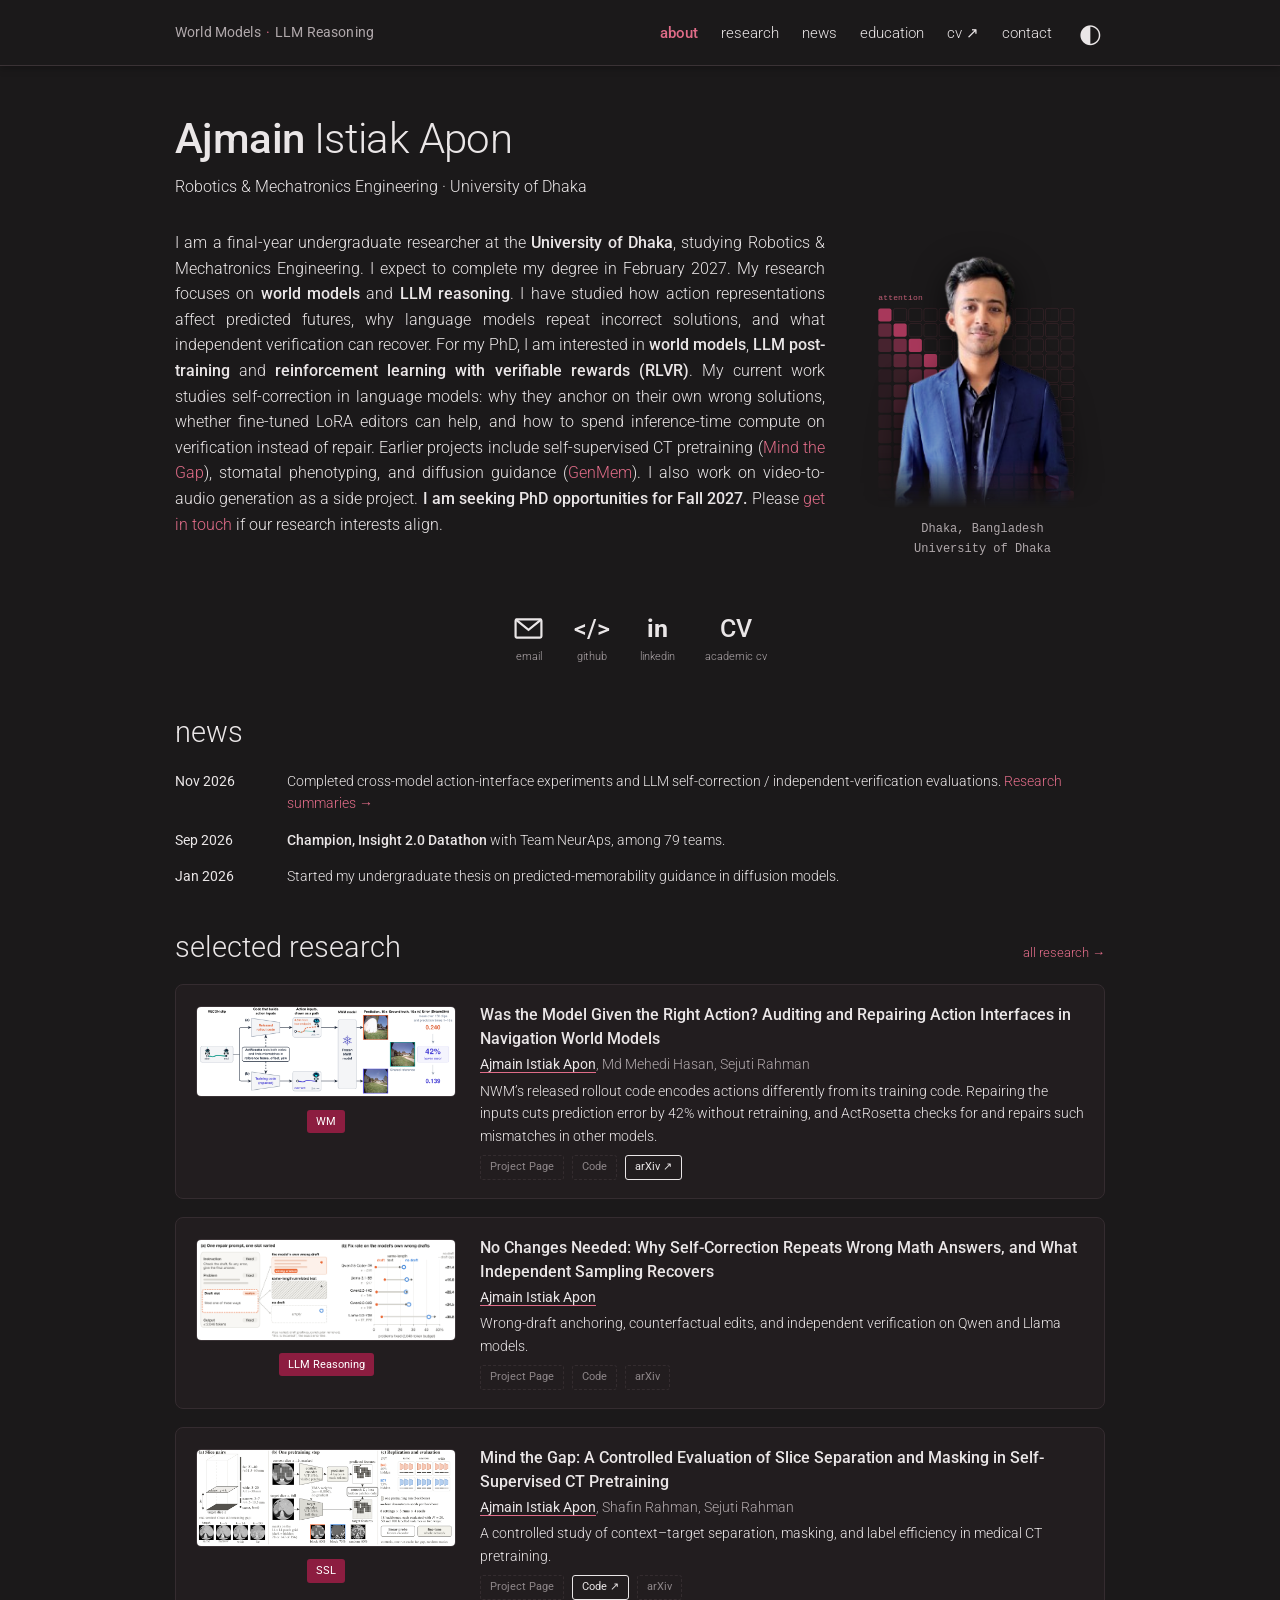
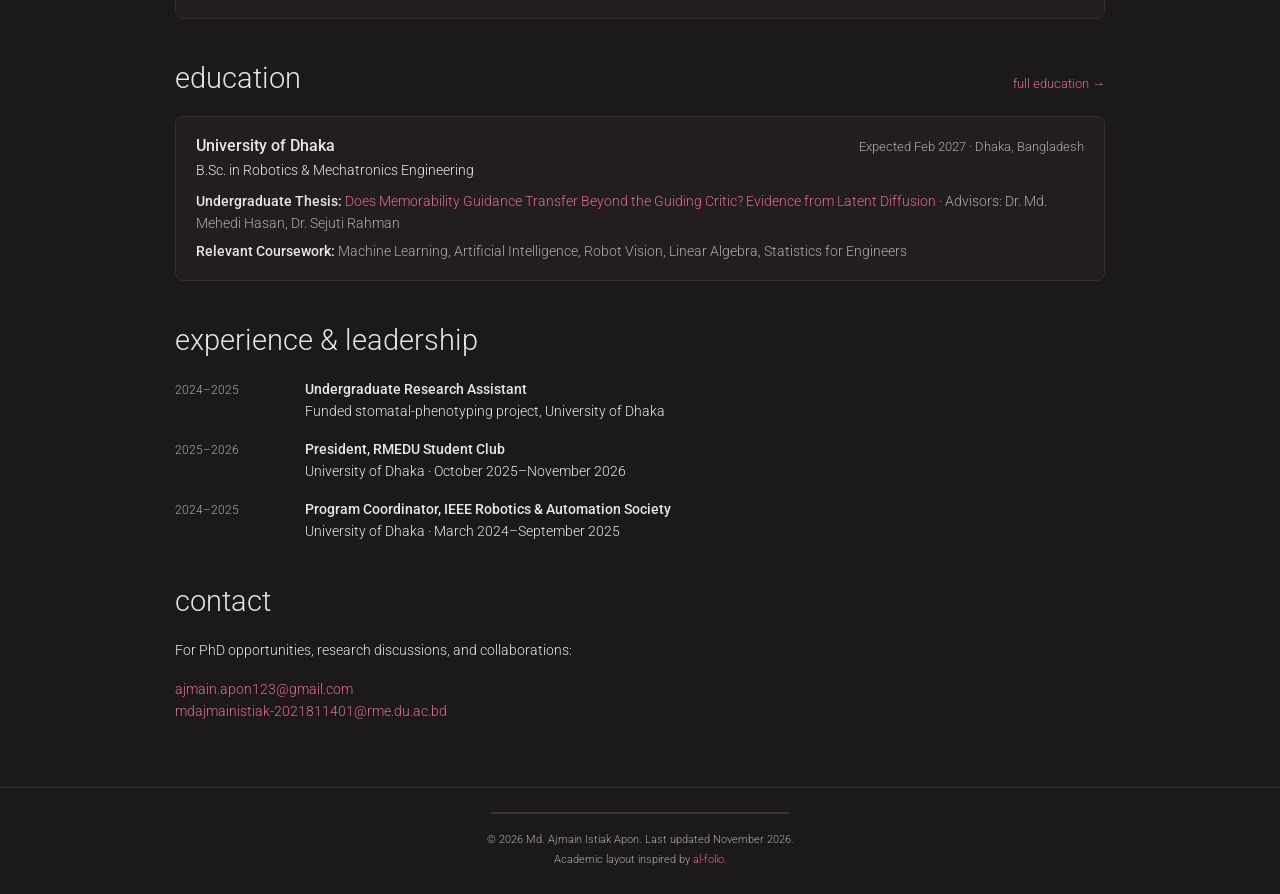
<file: index.html>
<!doctype html>
<html lang="en"><head>
<meta charset="utf-8"><meta name="viewport" content="width=device-width,initial-scale=1"><meta name="theme-color" content="#1b191a">
<title>About | Ajmain Istiak Apon</title>
<meta name="description" content="Ajmain Istiak Apon, University of Dhaka. Research in world models and LLM reasoning. PhD interests in RLVR and LLM post-training.">
<link rel="icon" href="favicon.svg"><link rel="preconnect" href="https://fonts.googleapis.com"><link rel="preconnect" href="https://fonts.gstatic.com" crossorigin>
<link href="https://fonts.googleapis.com/css2?family=Roboto:wght@300;400;500;700&display=swap" rel="stylesheet"><link rel="stylesheet" href="style.css?v=20261120-award-move">
<script src="main.js?v=20261120-burgundy" defer></script></head>
<body class="dark"><a class="skip" href="#content">Skip to content</a>
<header><div class="nav-wrap"><a class="brand brand-tagline" href="./">World Models <span aria-hidden="true">·</span> LLM Reasoning</a><button class="menu-toggle" aria-expanded="false" aria-controls="nav">Menu</button><nav id="nav" aria-label="Main navigation"><a href="./" aria-current="page">about</a><a href="research.html" >research</a><a href="./#news">news</a><a href="education.html">education</a><a href="resume.pdf" target="_blank" rel="noopener">cv ↗</a><a href="./#contact">contact</a></nav><button class="theme-toggle" aria-label="Switch to dark theme" title="Toggle color theme">◐</button></div></header>
<main id="content" class="page"><section class="about" id="about">
<h1><strong>Ajmain</strong> Istiak Apon</h1>
<p class="subtitle">Robotics &amp; Mechatronics Engineering · University of Dhaka</p>
<aside class="profile"><div class="portrait"><svg class="portrait-art" viewBox="-34.3 -33.4 313.6 311.4" aria-hidden="true" focusable="false"><rect x="18.0" y="78.0" width="13.2" height="13.2" rx="2" class="pg-cell" fill-opacity="0.95"/><rect x="33.2" y="78.0" width="13.2" height="13.2" rx="2" class="pg-empty"/><rect x="48.4" y="78.0" width="13.2" height="13.2" rx="2" class="pg-empty"/><rect x="63.6" y="78.0" width="13.2" height="13.2" rx="2" class="pg-empty"/><rect x="78.8" y="78.0" width="13.2" height="13.2" rx="2" class="pg-empty"/><rect x="94.0" y="78.0" width="13.2" height="13.2" rx="2" class="pg-empty"/><rect x="109.2" y="78.0" width="13.2" height="13.2" rx="2" class="pg-empty"/><rect x="124.4" y="78.0" width="13.2" height="13.2" rx="2" class="pg-empty"/><rect x="139.6" y="78.0" width="13.2" height="13.2" rx="2" class="pg-empty"/><rect x="154.8" y="78.0" width="13.2" height="13.2" rx="2" class="pg-empty"/><rect x="170.0" y="78.0" width="13.2" height="13.2" rx="2" class="pg-empty"/><rect x="185.2" y="78.0" width="13.2" height="13.2" rx="2" class="pg-empty"/><rect x="200.4" y="78.0" width="13.2" height="13.2" rx="2" class="pg-empty"/><rect x="18.0" y="93.2" width="13.2" height="13.2" rx="2" class="pg-cell" fill-opacity="0.46"/><rect x="33.2" y="93.2" width="13.2" height="13.2" rx="2" class="pg-cell" fill-opacity="0.95"/><rect x="48.4" y="93.2" width="13.2" height="13.2" rx="2" class="pg-empty"/><rect x="63.6" y="93.2" width="13.2" height="13.2" rx="2" class="pg-empty"/><rect x="78.8" y="93.2" width="13.2" height="13.2" rx="2" class="pg-empty"/><rect x="94.0" y="93.2" width="13.2" height="13.2" rx="2" class="pg-empty"/><rect x="109.2" y="93.2" width="13.2" height="13.2" rx="2" class="pg-empty"/><rect x="124.4" y="93.2" width="13.2" height="13.2" rx="2" class="pg-empty"/><rect x="139.6" y="93.2" width="13.2" height="13.2" rx="2" class="pg-empty"/><rect x="154.8" y="93.2" width="13.2" height="13.2" rx="2" class="pg-empty"/><rect x="170.0" y="93.2" width="13.2" height="13.2" rx="2" class="pg-empty"/><rect x="185.2" y="93.2" width="13.2" height="13.2" rx="2" class="pg-empty"/><rect x="200.4" y="93.2" width="13.2" height="13.2" rx="2" class="pg-empty"/><rect x="18.0" y="108.4" width="13.2" height="13.2" rx="2" class="pg-cell" fill-opacity="0.30"/><rect x="33.2" y="108.4" width="13.2" height="13.2" rx="2" class="pg-cell" fill-opacity="0.57"/><rect x="48.4" y="108.4" width="13.2" height="13.2" rx="2" class="pg-cell" fill-opacity="0.95"/><rect x="63.6" y="108.4" width="13.2" height="13.2" rx="2" class="pg-empty"/><rect x="78.8" y="108.4" width="13.2" height="13.2" rx="2" class="pg-empty"/><rect x="94.0" y="108.4" width="13.2" height="13.2" rx="2" class="pg-empty"/><rect x="109.2" y="108.4" width="13.2" height="13.2" rx="2" class="pg-empty"/><rect x="124.4" y="108.4" width="13.2" height="13.2" rx="2" class="pg-empty"/><rect x="139.6" y="108.4" width="13.2" height="13.2" rx="2" class="pg-empty"/><rect x="154.8" y="108.4" width="13.2" height="13.2" rx="2" class="pg-empty"/><rect x="170.0" y="108.4" width="13.2" height="13.2" rx="2" class="pg-empty"/><rect x="185.2" y="108.4" width="13.2" height="13.2" rx="2" class="pg-empty"/><rect x="200.4" y="108.4" width="13.2" height="13.2" rx="2" class="pg-empty"/><rect x="18.0" y="123.6" width="13.2" height="13.2" rx="2" class="pg-cell" fill-opacity="0.19"/><rect x="33.2" y="123.6" width="13.2" height="13.2" rx="2" class="pg-cell" fill-opacity="0.43"/><rect x="48.4" y="123.6" width="13.2" height="13.2" rx="2" class="pg-cell" fill-opacity="0.42"/><rect x="63.6" y="123.6" width="13.2" height="13.2" rx="2" class="pg-cell" fill-opacity="0.95"/><rect x="78.8" y="123.6" width="13.2" height="13.2" rx="2" class="pg-empty"/><rect x="94.0" y="123.6" width="13.2" height="13.2" rx="2" class="pg-empty"/><rect x="109.2" y="123.6" width="13.2" height="13.2" rx="2" class="pg-empty"/><rect x="124.4" y="123.6" width="13.2" height="13.2" rx="2" class="pg-empty"/><rect x="139.6" y="123.6" width="13.2" height="13.2" rx="2" class="pg-empty"/><rect x="154.8" y="123.6" width="13.2" height="13.2" rx="2" class="pg-empty"/><rect x="170.0" y="123.6" width="13.2" height="13.2" rx="2" class="pg-empty"/><rect x="185.2" y="123.6" width="13.2" height="13.2" rx="2" class="pg-empty"/><rect x="200.4" y="123.6" width="13.2" height="13.2" rx="2" class="pg-empty"/><rect x="18.0" y="138.8" width="13.2" height="13.2" rx="2" class="pg-cell" fill-opacity="0.12"/><rect x="33.2" y="138.8" width="13.2" height="13.2" rx="2" class="pg-cell" fill-opacity="0.20"/><rect x="48.4" y="138.8" width="13.2" height="13.2" rx="2" class="pg-cell" fill-opacity="0.40"/><rect x="63.6" y="138.8" width="13.2" height="13.2" rx="2" class="pg-cell" fill-opacity="0.66"/><rect x="78.8" y="138.8" width="13.2" height="13.2" rx="2" class="pg-cell" fill-opacity="0.89"/><rect x="94.0" y="138.8" width="13.2" height="13.2" rx="2" class="pg-empty"/><rect x="109.2" y="138.8" width="13.2" height="13.2" rx="2" class="pg-empty"/><rect x="124.4" y="138.8" width="13.2" height="13.2" rx="2" class="pg-empty"/><rect x="139.6" y="138.8" width="13.2" height="13.2" rx="2" class="pg-empty"/><rect x="154.8" y="138.8" width="13.2" height="13.2" rx="2" class="pg-empty"/><rect x="170.0" y="138.8" width="13.2" height="13.2" rx="2" class="pg-empty"/><rect x="185.2" y="138.8" width="13.2" height="13.2" rx="2" class="pg-empty"/><rect x="200.4" y="138.8" width="13.2" height="13.2" rx="2" class="pg-empty"/><rect x="18.0" y="154.0" width="13.2" height="13.2" rx="2" class="pg-cell" fill-opacity="0.12"/><rect x="33.2" y="154.0" width="13.2" height="13.2" rx="2" class="pg-cell" fill-opacity="0.28"/><rect x="48.4" y="154.0" width="13.2" height="13.2" rx="2" class="pg-cell" fill-opacity="0.45"/><rect x="63.6" y="154.0" width="13.2" height="13.2" rx="2" class="pg-cell" fill-opacity="0.45"/><rect x="78.8" y="154.0" width="13.2" height="13.2" rx="2" class="pg-cell" fill-opacity="0.53"/><rect x="94.0" y="154.0" width="13.2" height="13.2" rx="2" class="pg-cell" fill-opacity="0.95"/><rect x="109.2" y="154.0" width="13.2" height="13.2" rx="2" class="pg-empty"/><rect x="124.4" y="154.0" width="13.2" height="13.2" rx="2" class="pg-empty"/><rect x="139.6" y="154.0" width="13.2" height="13.2" rx="2" class="pg-empty"/><rect x="154.8" y="154.0" width="13.2" height="13.2" rx="2" class="pg-empty"/><rect x="170.0" y="154.0" width="13.2" height="13.2" rx="2" class="pg-empty"/><rect x="185.2" y="154.0" width="13.2" height="13.2" rx="2" class="pg-empty"/><rect x="200.4" y="154.0" width="13.2" height="13.2" rx="2" class="pg-empty"/><rect x="18.0" y="169.2" width="13.2" height="13.2" rx="2" class="pg-cell" fill-opacity="0.12"/><rect x="33.2" y="169.2" width="13.2" height="13.2" rx="2" class="pg-cell" fill-opacity="0.29"/><rect x="48.4" y="169.2" width="13.2" height="13.2" rx="2" class="pg-cell" fill-opacity="0.18"/><rect x="63.6" y="169.2" width="13.2" height="13.2" rx="2" class="pg-cell" fill-opacity="0.21"/><rect x="78.8" y="169.2" width="13.2" height="13.2" rx="2" class="pg-cell" fill-opacity="0.31"/><rect x="94.0" y="169.2" width="13.2" height="13.2" rx="2" class="pg-cell" fill-opacity="0.51"/><rect x="109.2" y="169.2" width="13.2" height="13.2" rx="2" class="pg-cell" fill-opacity="0.95"/><rect x="124.4" y="169.2" width="13.2" height="13.2" rx="2" class="pg-empty"/><rect x="139.6" y="169.2" width="13.2" height="13.2" rx="2" class="pg-empty"/><rect x="154.8" y="169.2" width="13.2" height="13.2" rx="2" class="pg-empty"/><rect x="170.0" y="169.2" width="13.2" height="13.2" rx="2" class="pg-empty"/><rect x="185.2" y="169.2" width="13.2" height="13.2" rx="2" class="pg-empty"/><rect x="200.4" y="169.2" width="13.2" height="13.2" rx="2" class="pg-empty"/><rect x="18.0" y="184.4" width="13.2" height="13.2" rx="2" class="pg-cell" fill-opacity="0.12"/><rect x="33.2" y="184.4" width="13.2" height="13.2" rx="2" class="pg-cell" fill-opacity="0.16"/><rect x="48.4" y="184.4" width="13.2" height="13.2" rx="2" class="pg-cell" fill-opacity="0.22"/><rect x="63.6" y="184.4" width="13.2" height="13.2" rx="2" class="pg-cell" fill-opacity="0.20"/><rect x="78.8" y="184.4" width="13.2" height="13.2" rx="2" class="pg-cell" fill-opacity="0.33"/><rect x="94.0" y="184.4" width="13.2" height="13.2" rx="2" class="pg-cell" fill-opacity="0.29"/><rect x="109.2" y="184.4" width="13.2" height="13.2" rx="2" class="pg-cell" fill-opacity="0.43"/><rect x="124.4" y="184.4" width="13.2" height="13.2" rx="2" class="pg-cell" fill-opacity="0.91"/><rect x="139.6" y="184.4" width="13.2" height="13.2" rx="2" class="pg-empty"/><rect x="154.8" y="184.4" width="13.2" height="13.2" rx="2" class="pg-empty"/><rect x="170.0" y="184.4" width="13.2" height="13.2" rx="2" class="pg-empty"/><rect x="185.2" y="184.4" width="13.2" height="13.2" rx="2" class="pg-empty"/><rect x="200.4" y="184.4" width="13.2" height="13.2" rx="2" class="pg-empty"/><rect x="18.0" y="199.6" width="13.2" height="13.2" rx="2" class="pg-cell" fill-opacity="0.13"/><rect x="33.2" y="199.6" width="13.2" height="13.2" rx="2" class="pg-cell" fill-opacity="0.12"/><rect x="48.4" y="199.6" width="13.2" height="13.2" rx="2" class="pg-cell" fill-opacity="0.12"/><rect x="63.6" y="199.6" width="13.2" height="13.2" rx="2" class="pg-cell" fill-opacity="0.21"/><rect x="78.8" y="199.6" width="13.2" height="13.2" rx="2" class="pg-cell" fill-opacity="0.23"/><rect x="94.0" y="199.6" width="13.2" height="13.2" rx="2" class="pg-cell" fill-opacity="0.26"/><rect x="109.2" y="199.6" width="13.2" height="13.2" rx="2" class="pg-cell" fill-opacity="0.51"/><rect x="124.4" y="199.6" width="13.2" height="13.2" rx="2" class="pg-cell" fill-opacity="0.62"/><rect x="139.6" y="199.6" width="13.2" height="13.2" rx="2" class="pg-cell" fill-opacity="0.92"/><rect x="154.8" y="199.6" width="13.2" height="13.2" rx="2" class="pg-empty"/><rect x="170.0" y="199.6" width="13.2" height="13.2" rx="2" class="pg-empty"/><rect x="185.2" y="199.6" width="13.2" height="13.2" rx="2" class="pg-empty"/><rect x="200.4" y="199.6" width="13.2" height="13.2" rx="2" class="pg-empty"/><rect x="18.0" y="214.8" width="13.2" height="13.2" rx="2" class="pg-cell" fill-opacity="0.12"/><rect x="33.2" y="214.8" width="13.2" height="13.2" rx="2" class="pg-cell" fill-opacity="0.12"/><rect x="48.4" y="214.8" width="13.2" height="13.2" rx="2" class="pg-cell" fill-opacity="0.21"/><rect x="63.6" y="214.8" width="13.2" height="13.2" rx="2" class="pg-cell" fill-opacity="0.20"/><rect x="78.8" y="214.8" width="13.2" height="13.2" rx="2" class="pg-cell" fill-opacity="0.12"/><rect x="94.0" y="214.8" width="13.2" height="13.2" rx="2" class="pg-cell" fill-opacity="0.38"/><rect x="109.2" y="214.8" width="13.2" height="13.2" rx="2" class="pg-cell" fill-opacity="0.20"/><rect x="124.4" y="214.8" width="13.2" height="13.2" rx="2" class="pg-cell" fill-opacity="0.40"/><rect x="139.6" y="214.8" width="13.2" height="13.2" rx="2" class="pg-cell" fill-opacity="0.64"/><rect x="154.8" y="214.8" width="13.2" height="13.2" rx="2" class="pg-cell" fill-opacity="0.90"/><rect x="170.0" y="214.8" width="13.2" height="13.2" rx="2" class="pg-empty"/><rect x="185.2" y="214.8" width="13.2" height="13.2" rx="2" class="pg-empty"/><rect x="200.4" y="214.8" width="13.2" height="13.2" rx="2" class="pg-empty"/><rect x="18.0" y="230.0" width="13.2" height="13.2" rx="2" class="pg-cell" fill-opacity="0.12"/><rect x="33.2" y="230.0" width="13.2" height="13.2" rx="2" class="pg-cell" fill-opacity="0.12"/><rect x="48.4" y="230.0" width="13.2" height="13.2" rx="2" class="pg-cell" fill-opacity="0.13"/><rect x="63.6" y="230.0" width="13.2" height="13.2" rx="2" class="pg-cell" fill-opacity="0.18"/><rect x="78.8" y="230.0" width="13.2" height="13.2" rx="2" class="pg-cell" fill-opacity="0.16"/><rect x="94.0" y="230.0" width="13.2" height="13.2" rx="2" class="pg-cell" fill-opacity="0.29"/><rect x="109.2" y="230.0" width="13.2" height="13.2" rx="2" class="pg-cell" fill-opacity="0.18"/><rect x="124.4" y="230.0" width="13.2" height="13.2" rx="2" class="pg-cell" fill-opacity="0.38"/><rect x="139.6" y="230.0" width="13.2" height="13.2" rx="2" class="pg-cell" fill-opacity="0.45"/><rect x="154.8" y="230.0" width="13.2" height="13.2" rx="2" class="pg-cell" fill-opacity="0.59"/><rect x="170.0" y="230.0" width="13.2" height="13.2" rx="2" class="pg-cell" fill-opacity="0.95"/><rect x="185.2" y="230.0" width="13.2" height="13.2" rx="2" class="pg-empty"/><rect x="200.4" y="230.0" width="13.2" height="13.2" rx="2" class="pg-empty"/><rect x="18.0" y="245.2" width="13.2" height="13.2" rx="2" class="pg-cell" fill-opacity="0.13"/><rect x="33.2" y="245.2" width="13.2" height="13.2" rx="2" class="pg-cell" fill-opacity="0.18"/><rect x="48.4" y="245.2" width="13.2" height="13.2" rx="2" class="pg-cell" fill-opacity="0.12"/><rect x="63.6" y="245.2" width="13.2" height="13.2" rx="2" class="pg-cell" fill-opacity="0.13"/><rect x="78.8" y="245.2" width="13.2" height="13.2" rx="2" class="pg-cell" fill-opacity="0.12"/><rect x="94.0" y="245.2" width="13.2" height="13.2" rx="2" class="pg-cell" fill-opacity="0.20"/><rect x="109.2" y="245.2" width="13.2" height="13.2" rx="2" class="pg-cell" fill-opacity="0.22"/><rect x="124.4" y="245.2" width="13.2" height="13.2" rx="2" class="pg-cell" fill-opacity="0.39"/><rect x="139.6" y="245.2" width="13.2" height="13.2" rx="2" class="pg-cell" fill-opacity="0.41"/><rect x="154.8" y="245.2" width="13.2" height="13.2" rx="2" class="pg-cell" fill-opacity="0.36"/><rect x="170.0" y="245.2" width="13.2" height="13.2" rx="2" class="pg-cell" fill-opacity="0.53"/><rect x="185.2" y="245.2" width="13.2" height="13.2" rx="2" class="pg-cell" fill-opacity="0.95"/><rect x="200.4" y="245.2" width="13.2" height="13.2" rx="2" class="pg-empty"/><rect x="18.0" y="260.4" width="13.2" height="13.2" rx="2" class="pg-cell" fill-opacity="0.12"/><rect x="33.2" y="260.4" width="13.2" height="13.2" rx="2" class="pg-cell" fill-opacity="0.12"/><rect x="48.4" y="260.4" width="13.2" height="13.2" rx="2" class="pg-cell" fill-opacity="0.12"/><rect x="63.6" y="260.4" width="13.2" height="13.2" rx="2" class="pg-cell" fill-opacity="0.12"/><rect x="78.8" y="260.4" width="13.2" height="13.2" rx="2" class="pg-cell" fill-opacity="0.12"/><rect x="94.0" y="260.4" width="13.2" height="13.2" rx="2" class="pg-cell" fill-opacity="0.18"/><rect x="109.2" y="260.4" width="13.2" height="13.2" rx="2" class="pg-cell" fill-opacity="0.12"/><rect x="124.4" y="260.4" width="13.2" height="13.2" rx="2" class="pg-cell" fill-opacity="0.12"/><rect x="139.6" y="260.4" width="13.2" height="13.2" rx="2" class="pg-cell" fill-opacity="0.21"/><rect x="154.8" y="260.4" width="13.2" height="13.2" rx="2" class="pg-cell" fill-opacity="0.43"/><rect x="170.0" y="260.4" width="13.2" height="13.2" rx="2" class="pg-cell" fill-opacity="0.30"/><rect x="185.2" y="260.4" width="13.2" height="13.2" rx="2" class="pg-cell" fill-opacity="0.55"/><rect x="200.4" y="260.4" width="13.2" height="13.2" rx="2" class="pg-cell" fill-opacity="0.95"/><text x="18" y="70" class="pg-lbl">attention</text></svg><img src="portrait.png?v=20261120-grade" alt="Ajmain Istiak Apon" width="269" height="305"></div><p>Dhaka, Bangladesh<br>University of Dhaka</p></aside>
<div class="biography"><p>I am a final-year undergraduate researcher at the <strong>University of Dhaka</strong>, studying Robotics &amp; Mechatronics Engineering. I expect to complete my degree in February 2027. My research focuses on <strong>world models</strong> and <strong>LLM reasoning</strong>. I have studied how action representations affect predicted futures, why language models repeat incorrect solutions, and what independent verification can recover. For my PhD, I am interested in <strong>world models</strong>, <strong>LLM post-training</strong> and <strong>reinforcement learning with verifiable rewards (RLVR)</strong>. My current work studies self-correction in language models: why they anchor on their own wrong solutions, whether fine-tuned LoRA editors can help, and how to spend inference-time compute on verification instead of repair. Earlier projects include self-supervised CT pretraining (<a href="research.html#research-2">Mind the Gap</a>), stomatal phenotyping, and diffusion guidance (<a href="research.html#research-3">GenMem</a>). I also work on video-to-audio generation as a side project. <strong>I am seeking PhD opportunities for Fall 2027.</strong> Please <a href="mailto:ajmain.apon123@gmail.com">get in touch</a> if our research interests align.</p></div>
<div class="socials" aria-label="Profile links"><a href="mailto:ajmain.apon123@gmail.com" aria-label="Email"><svg viewBox="0 0 24 24" aria-hidden="true"><rect x="2" y="5" width="20" height="14" rx="1"/><path d="m2 5 10 8L22 5"/></svg><span>email</span></a><a href="https://github.com/ajmainapon" target="_blank" rel="noopener"><span class="social-symbol">&lt;/&gt;</span><span>github</span></a><a href="https://www.linkedin.com/in/ajmain-istiak-apon-902672140/" target="_blank" rel="noopener"><span class="social-symbol linkedin">in</span><span>linkedin</span></a><a href="resume.pdf" target="_blank" rel="noopener"><span class="social-symbol">CV</span><span>academic cv</span></a></div>
</section>
<section id="news"><h2>news</h2><div class="news-row"><time datetime="2026-11">Nov 2026</time><p>Completed cross-model action-interface experiments and LLM self-correction / independent-verification evaluations. <a href="research.html">Research summaries →</a></p></div><div class="news-row"><time datetime="2026-09">Sep 2026</time><p><strong>Champion, Insight 2.0 Datathon</strong> with Team NeurAps, among 79 teams.</p></div><div class="news-row"><time datetime="2026-01">Jan 2026</time><p>Started my undergraduate thesis on predicted-memorability guidance in diffusion models.</p></div></section>
<section id="selected"><div class="section-title"><h2>selected research</h2><a href="research.html">all research →</a></div>
<article class="publication" id="research-0">
  <div class="pub-label"><a class="figure-link" href="assets/research/nwm-figure-1.png" target="_blank" rel="noopener" aria-label="Enlarge Figure 1 from the manuscript"><img src="assets/research/nwm-figure-1.png" width="1800" height="624" loading="lazy" alt="Figure 1 from the navigation world models manuscript: released versus repaired action inputs to a frozen model, with mean DreamSim error falling from 0.240 to 0.139."></a><span>WM</span></div>
  <div class="pub-body"><h3>Was the Model Given the Right Action? Auditing and Repairing Action Interfaces in Navigation World Models</h3><p class="pub-authors"><span class="self-author">Ajmain Istiak Apon</span>, Md Mehedi Hasan, Sejuti Rahman</p><p class="pub-description">NWM&rsquo;s released rollout code encodes actions differently from its training code. Repairing the inputs cuts prediction error by 42% without retraining, and ActRosetta checks for and repairs such mismatches in other models.</p>
  <div class="pub-actions"><span class="pub-pending" aria-disabled="true" title="Link coming soon">Project Page</span><span class="pub-pending" aria-disabled="true" title="Link coming soon">Code</span><a href="https://arxiv.org/abs/2611.34739" target="_blank" rel="noopener">arXiv ↗</a></div></div>
</article><article class="publication" id="research-1">
  <div class="pub-label"><a class="figure-link" href="assets/research/self-correction-figure-1.png?v=2" target="_blank" rel="noopener" aria-label="Enlarge Figure 1 from the manuscript"><img src="assets/research/self-correction-figure-1.png?v=2" width="2694" height="1044" loading="lazy" alt="Figure 1 from the LLM reasoning manuscript: matched repair design and fix rates across five models from 7B to 70B."></a><span>LLM Reasoning</span></div>
  <div class="pub-body"><h3>No Changes Needed: Why Self-Correction Repeats Wrong Math Answers, and What Independent Sampling Recovers</h3><p class="pub-authors"><span class="self-author">Ajmain Istiak Apon</span></p><p class="pub-description">Wrong-draft anchoring, counterfactual edits, and independent verification on Qwen and Llama models.</p>
  <div class="pub-actions"><span class="pub-pending" aria-disabled="true" title="Link coming soon">Project Page</span><span class="pub-pending" aria-disabled="true" title="Link coming soon">Code</span><span class="pub-pending" aria-disabled="true" title="Link coming soon">arXiv</span></div></div>
</article><article class="publication" id="research-2">
  <div class="pub-label"><a class="figure-link" href="assets/research/ct-jepa-figure-1.png" target="_blank" rel="noopener" aria-label="Enlarge Figure 1 from the manuscript"><img src="assets/research/ct-jepa-figure-1.png" width="998" height="372" loading="lazy" alt="Figure 1 from the ct-jepa manuscript."></a><span>SSL</span></div>
  <div class="pub-body"><h3>Mind the Gap: A Controlled Evaluation of Slice Separation and Masking in Self-Supervised CT Pretraining</h3><p class="pub-authors"><span class="self-author">Ajmain Istiak Apon</span>, Shafin Rahman, Sejuti Rahman</p><p class="pub-description">A controlled study of context–target separation, masking, and label efficiency in medical CT pretraining.</p>
  <div class="pub-actions"><span class="pub-pending" aria-disabled="true" title="Link coming soon">Project Page</span><a href="https://github.com/ajmainapon/SSLR" target="_blank" rel="noopener">Code ↗</a><span class="pub-pending" aria-disabled="true" title="Link coming soon">arXiv</span></div></div>
</article></section>
<section id="education"><div class="section-title"><h2>education</h2><a href="education.html">full education →</a></div><div class="edu-card"><div class="edu-head"><div><h3>University of Dhaka</h3><p class="edu-degree">B.Sc. in Robotics &amp; Mechatronics Engineering</p></div><span class="edu-date">Expected Feb 2027 · Dhaka, Bangladesh</span></div><p class="edu-detail"><strong>Undergraduate Thesis:</strong> <a href="research.html#research-3">Does Memorability Guidance Transfer Beyond the Guiding Critic? Evidence from Latent Diffusion</a> · Advisors: Dr. Md. Mehedi Hasan, Dr. Sejuti Rahman</p><p class="edu-detail"><strong>Relevant Coursework:</strong> Machine Learning, Artificial Intelligence, Robot Vision, Linear Algebra, Statistics for Engineers</p></div></section>
<section id="experience"><h2>experience &amp; leadership</h2><div class="background-row"><span>2024–2025</span><p><strong>Undergraduate Research Assistant</strong><br>Funded stomatal-phenotyping project, University of Dhaka</p></div><div class="background-row"><span>2025–2026</span><p><strong>President, RMEDU Student Club</strong><br>University of Dhaka · October 2025–November 2026</p></div><div class="background-row"><span>2024–2025</span><p><strong>Program Coordinator, IEEE Robotics &amp; Automation Society</strong><br>University of Dhaka · March 2024–September 2025</p></div></section>
<section id="contact"><h2>contact</h2><p>For PhD opportunities, research discussions, and collaborations:</p><p><a href="mailto:ajmain.apon123@gmail.com">ajmain.apon123@gmail.com</a><br><a href="mailto:mdajmainistiak-2021811401@rme.du.ac.bd">mdajmainistiak-2021811401@rme.du.ac.bd</a></p></section></main>
<footer><div class="visitor-map"><script type="text/javascript" id="mapmyvisitors" src="https://mapmyvisitors.com/map.js?d=3pk0E4R-oVgBBRHfqlRcq8P6tAjoBZBUR15qgPyUo3c&cl=9e9498&co=231e20&ct=b0a8ab&cmo=b82d57&cmn=e87493&w=a"></script></div><div>© 2026 Md. Ajmain Istiak Apon. <span>Last updated November 2026.</span></div><div>Academic layout inspired by <a href="https://github.com/alshedivat/al-folio" target="_blank" rel="noopener">al-folio</a>.</div></footer>
</body></html>
</file>
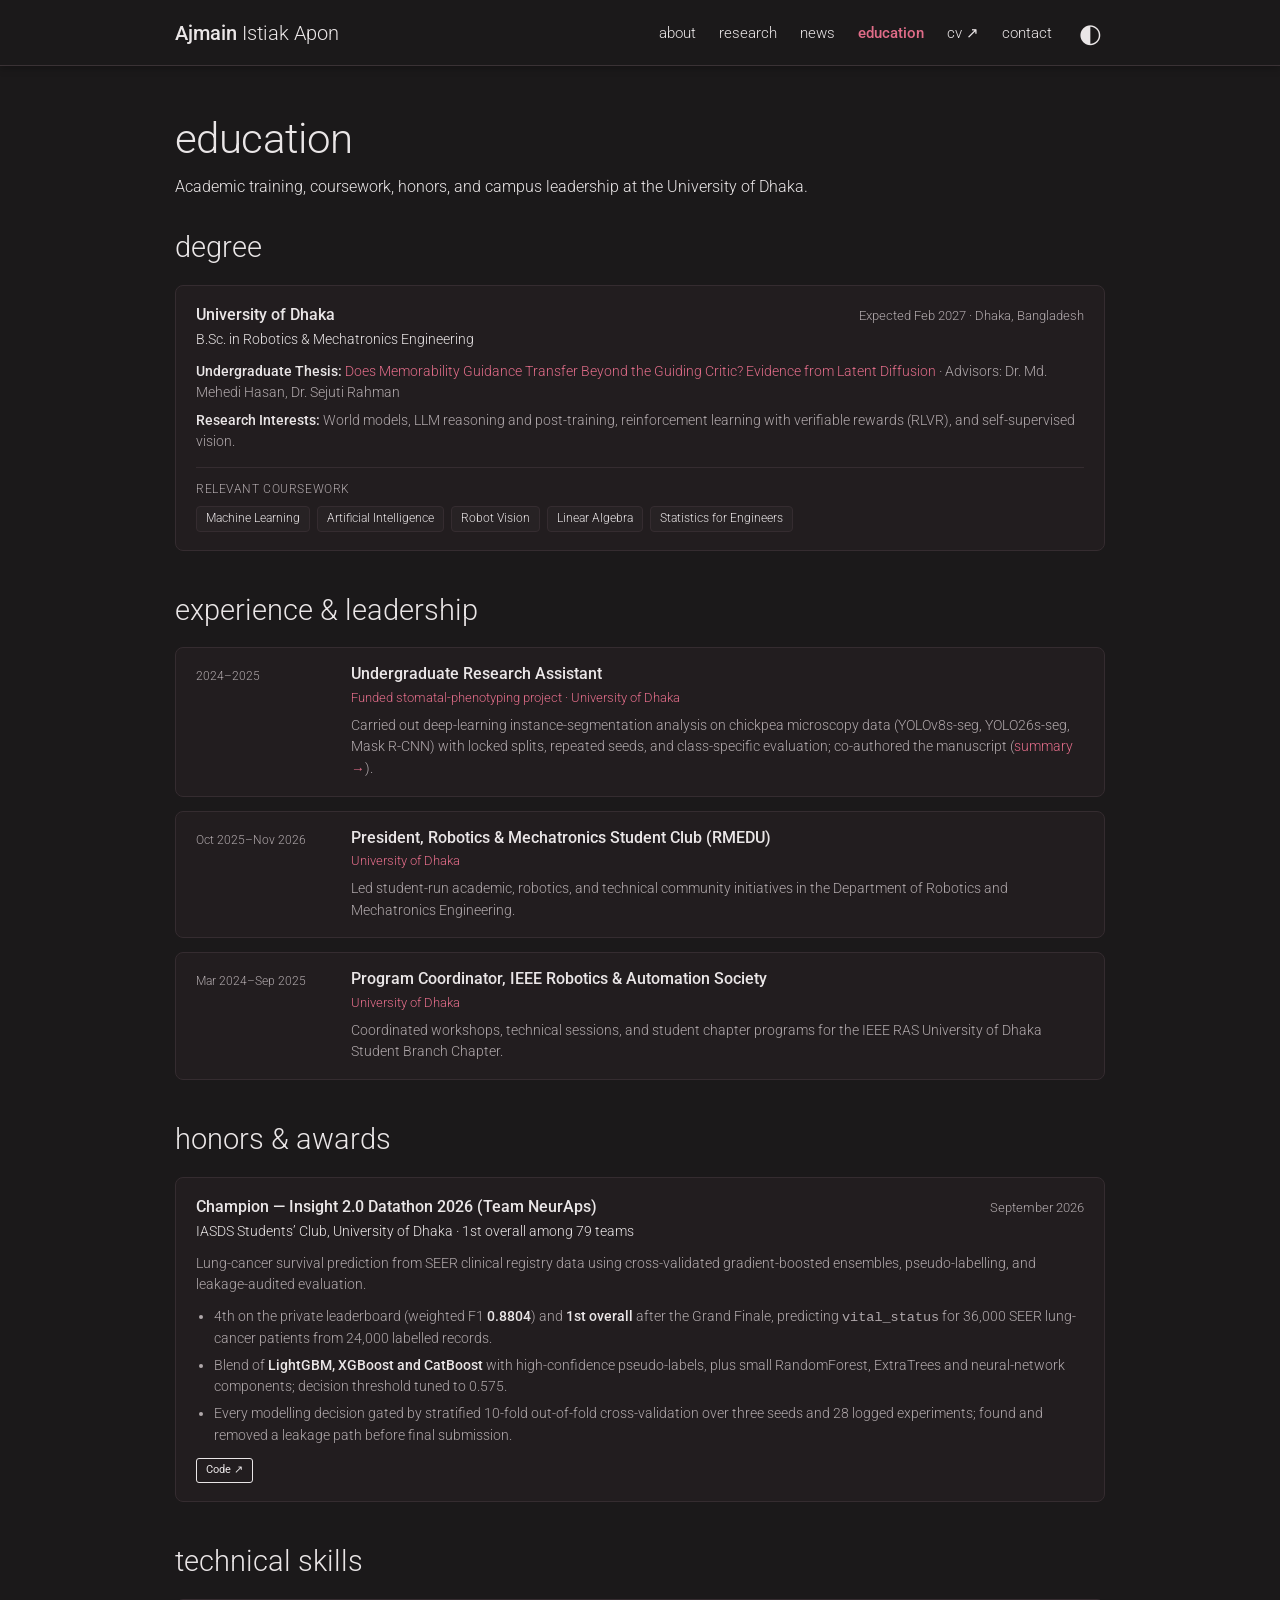
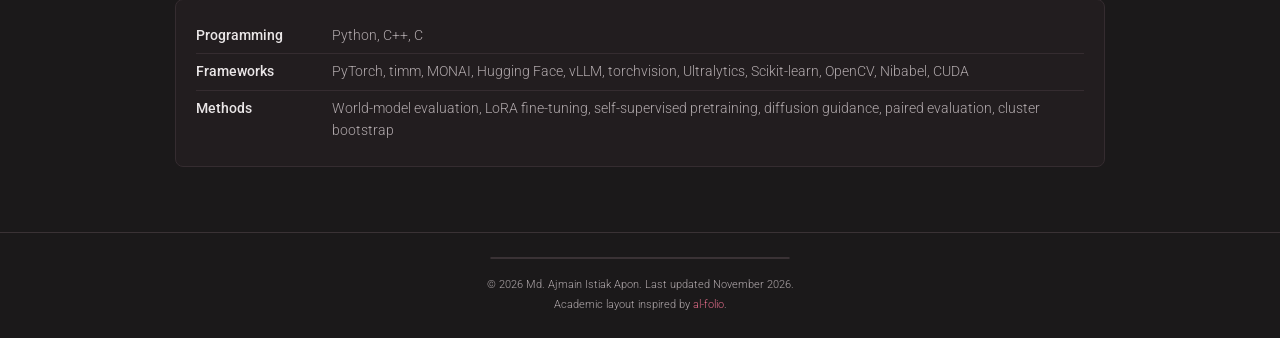
<file: education.html>
<!doctype html>
<html lang="en"><head>
<meta charset="utf-8"><meta name="viewport" content="width=device-width,initial-scale=1"><meta name="theme-color" content="#1b191a">
<title>Education | Ajmain Istiak Apon</title>
<meta name="description" content="Education, coursework, academic leadership, honors, and technical skills of Ajmain Istiak Apon at the University of Dhaka.">
<link rel="icon" href="favicon.svg"><link rel="preconnect" href="https://fonts.googleapis.com"><link rel="preconnect" href="https://fonts.gstatic.com" crossorigin>
<link href="https://fonts.googleapis.com/css2?family=Roboto:wght@300;400;500;700&display=swap" rel="stylesheet"><link rel="stylesheet" href="style.css?v=20261120-award-move">
<script src="main.js?v=20261120-burgundy" defer></script></head>
<body class="dark"><a class="skip" href="#content">Skip to content</a>
<header><div class="nav-wrap"><a class="brand" href="./"><strong>Ajmain</strong> Istiak Apon</a><button class="menu-toggle" aria-expanded="false" aria-controls="nav">Menu</button><nav id="nav" aria-label="Main navigation"><a href="./">about</a><a href="research.html">research</a><a href="./#news">news</a><a href="education.html" aria-current="page">education</a><a href="resume.pdf" target="_blank" rel="noopener">cv ↗</a><a href="./#contact">contact</a></nav><button class="theme-toggle" aria-label="Switch to dark theme" title="Toggle color theme">◐</button></div></header>
<main id="content" class="page">
<h1>education</h1>
<p class="subtitle">Academic training, coursework, honors, and campus leadership at the University of Dhaka.</p>

<section id="degree">
<h2>degree</h2>
<div class="edu-card">
  <div class="edu-head">
    <div><h3>University of Dhaka</h3><p class="edu-degree">B.Sc. in Robotics &amp; Mechatronics Engineering</p></div>
    <span class="edu-date">Expected Feb 2027 · Dhaka, Bangladesh</span>
  </div>
  <p class="edu-detail"><strong>Undergraduate Thesis:</strong> <a href="research.html#research-3">Does Memorability Guidance Transfer Beyond the Guiding Critic? Evidence from Latent Diffusion</a> · Advisors: Dr. Md. Mehedi Hasan, Dr. Sejuti Rahman</p>
  <p class="edu-detail"><strong>Research Interests:</strong> World models, LLM reasoning and post-training, reinforcement learning with verifiable rewards (RLVR), and self-supervised vision.</p>
  <div class="edu-subblock">
    <span class="edu-sublabel">Relevant Coursework</span>
    <div class="tag-list"><span>Machine Learning</span><span>Artificial Intelligence</span><span>Robot Vision</span><span>Linear Algebra</span><span>Statistics for Engineers</span></div>
  </div>
</div>
</section>

<section id="leadership">
<h2>experience &amp; leadership</h2>
<div class="edu-list">
  <div class="edu-item">
    <span class="edu-period">2024–2025</span>
    <div>
      <h3>Undergraduate Research Assistant</h3>
      <p class="edu-org">Funded stomatal-phenotyping project · University of Dhaka</p>
      <p class="edu-note">Carried out deep-learning instance-segmentation analysis on chickpea microscopy data (YOLOv8s-seg, YOLO26s-seg, Mask R-CNN) with locked splits, repeated seeds, and class-specific evaluation; co-authored the manuscript (<a href="research.html#research-4">summary →</a>).</p>
    </div>
  </div>
  <div class="edu-item">
    <span class="edu-period">Oct 2025–Nov 2026</span>
    <div>
      <h3>President, Robotics &amp; Mechatronics Student Club (RMEDU)</h3>
      <p class="edu-org">University of Dhaka</p>
      <p class="edu-note">Led student-run academic, robotics, and technical community initiatives in the Department of Robotics and Mechatronics Engineering.</p>
    </div>
  </div>
  <div class="edu-item">
    <span class="edu-period">Mar 2024–Sep 2025</span>
    <div>
      <h3>Program Coordinator, IEEE Robotics &amp; Automation Society</h3>
      <p class="edu-org">University of Dhaka</p>
      <p class="edu-note">Coordinated workshops, technical sessions, and student chapter programs for the IEEE RAS University of Dhaka Student Branch Chapter.</p>
    </div>
  </div>
</div>
</section>

<section id="honors">
<h2>honors &amp; awards</h2>
<div class="edu-card">
  <div class="edu-head">
    <div><h3>Champion — Insight 2.0 Datathon 2026 (Team NeurAps)</h3><p class="edu-degree">IASDS Students&rsquo; Club, University of Dhaka · 1st overall among 79 teams</p></div>
    <span class="edu-date">September 2026</span>
  </div>
  <p class="edu-detail">Lung-cancer survival prediction from SEER clinical registry data using cross-validated gradient-boosted ensembles, pseudo-labelling, and leakage-audited evaluation.</p>
  <ul class="edu-bullets"><li>4th on the private leaderboard (weighted F1 <strong>0.8804</strong>) and <strong>1st overall</strong> after the Grand Finale, predicting <code>vital_status</code> for 36,000 SEER lung-cancer patients from 24,000 labelled records.</li><li>Blend of <strong>LightGBM, XGBoost and CatBoost</strong> with high-confidence pseudo-labels, plus small RandomForest, ExtraTrees and neural-network components; decision threshold tuned to 0.575.</li><li>Every modelling decision gated by stratified 10-fold out-of-fold cross-validation over three seeds and 28 logged experiments; found and removed a leakage path before final submission.</li></ul><div class="pub-actions" style="margin-top:12px"><a href="https://github.com/ajmainapon/datathon-Insight2.0-NeurAps" target="_blank" rel="noopener">Code ↗</a></div>
</div>
</section>

<section id="skills">
<h2>technical skills</h2>
<div class="edu-card">
  <div class="skills-row"><span>Programming</span><p>Python, C++, C</p></div>
  <div class="skills-row"><span>Frameworks</span><p>PyTorch, timm, MONAI, Hugging Face, vLLM, torchvision, Ultralytics, Scikit-learn, OpenCV, Nibabel, CUDA</p></div>
  <div class="skills-row"><span>Methods</span><p>World-model evaluation, LoRA fine-tuning, self-supervised pretraining, diffusion guidance, paired evaluation, cluster bootstrap</p></div>
</div>
</section>
</main>
<footer><div class="visitor-map"><script type="text/javascript" id="mapmyvisitors" src="https://mapmyvisitors.com/map.js?d=3pk0E4R-oVgBBRHfqlRcq8P6tAjoBZBUR15qgPyUo3c&cl=9e9498&co=231e20&ct=b0a8ab&cmo=b82d57&cmn=e87493&w=a"></script></div><div>© 2026 Md. Ajmain Istiak Apon. <span>Last updated November 2026.</span></div><div>Academic layout inspired by <a href="https://github.com/alshedivat/al-folio" target="_blank" rel="noopener">al-folio</a>.</div></footer>
</body></html>
</file>
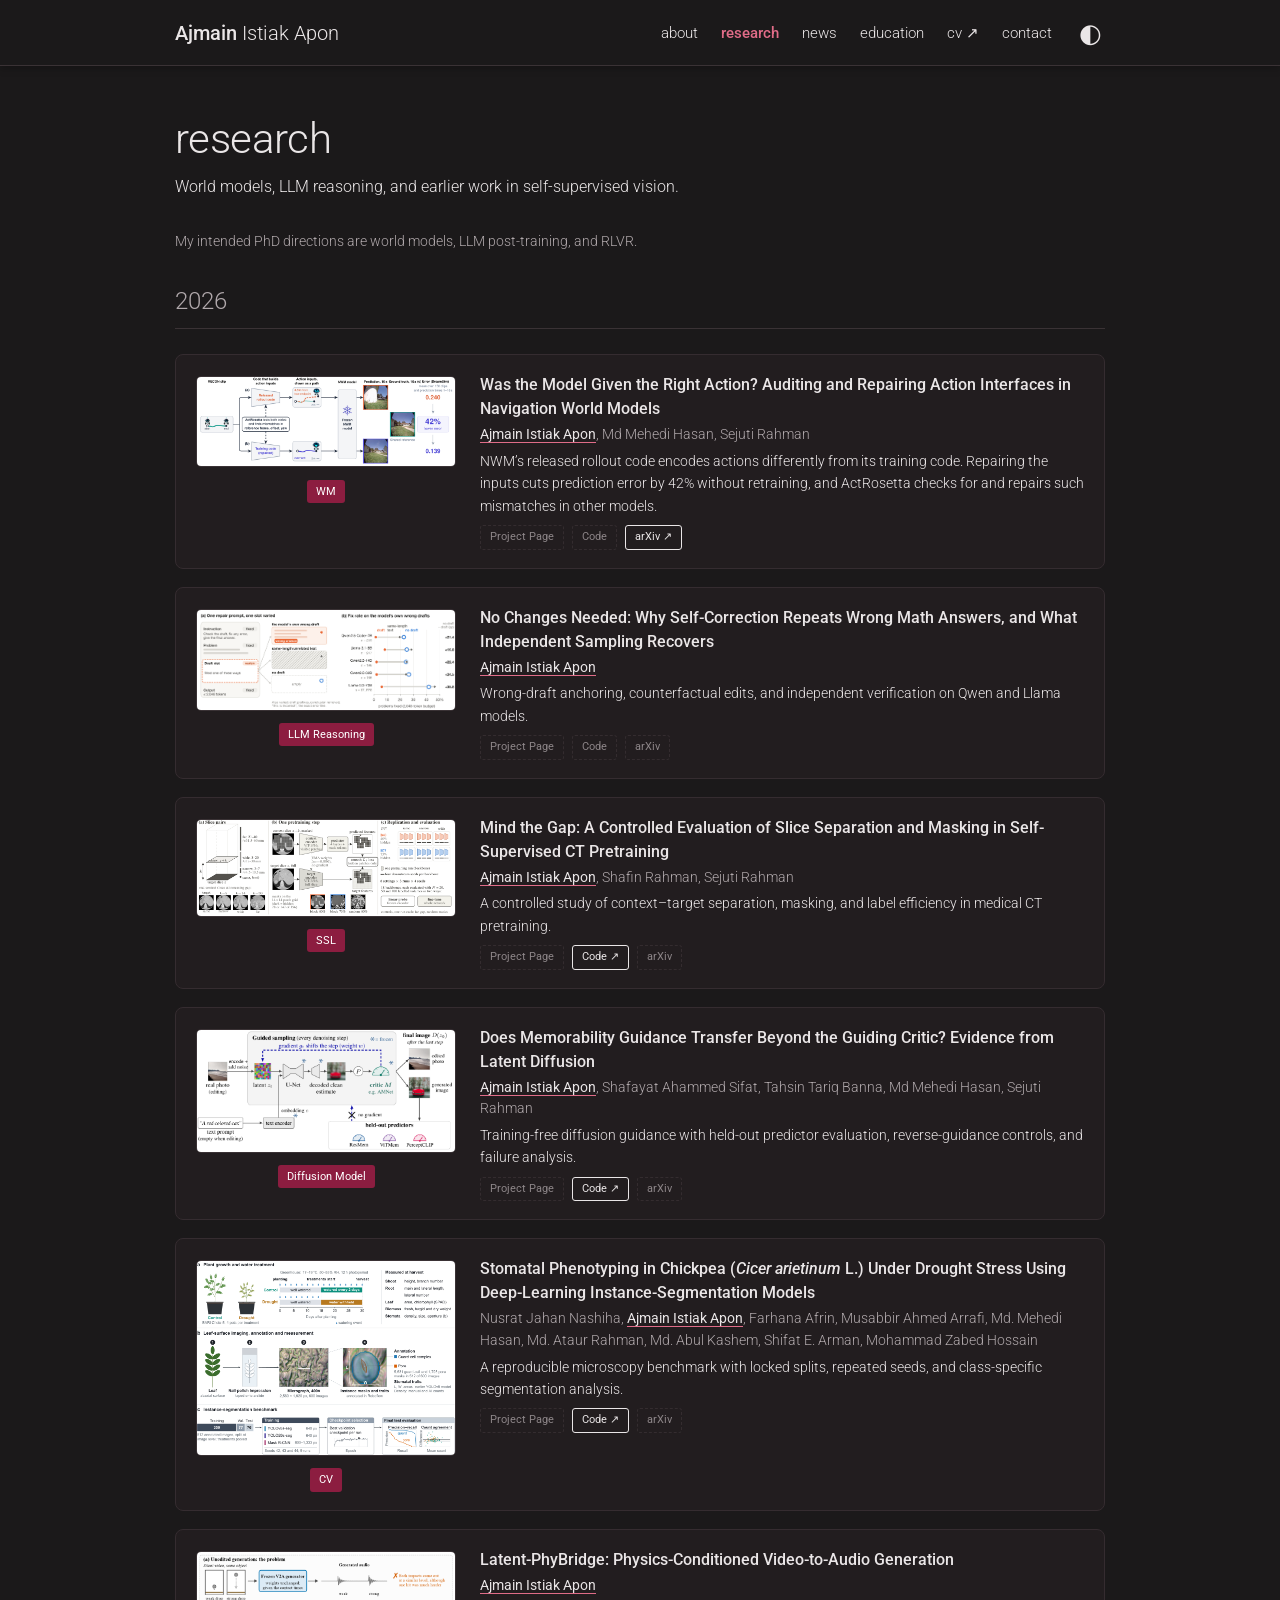
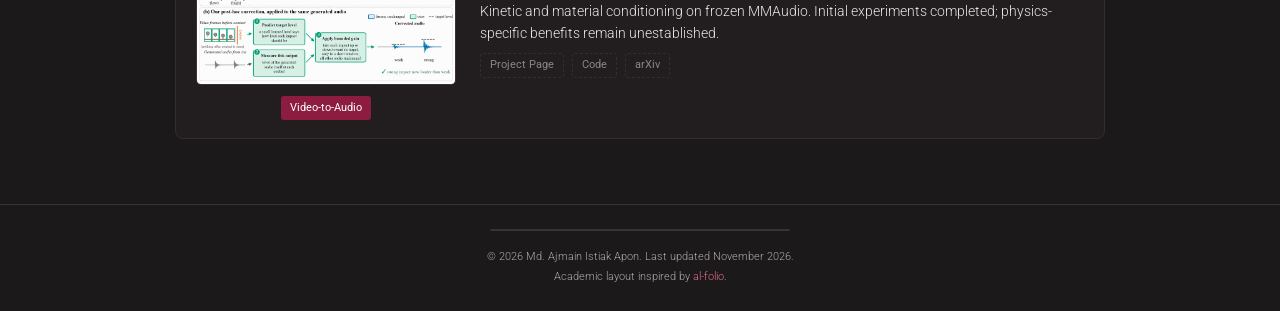
<file: research.html>
<!doctype html>
<html lang="en"><head>
<meta charset="utf-8"><meta name="viewport" content="width=device-width,initial-scale=1"><meta name="theme-color" content="#1b191a">
<title>Research | Ajmain Istiak Apon</title>
<meta name="description" content="Ajmain Istiak Apon, University of Dhaka. Research in world models and LLM reasoning. PhD interests in RLVR and LLM post-training.">
<link rel="icon" href="favicon.svg"><link rel="preconnect" href="https://fonts.googleapis.com"><link rel="preconnect" href="https://fonts.gstatic.com" crossorigin>
<link href="https://fonts.googleapis.com/css2?family=Roboto:wght@300;400;500;700&display=swap" rel="stylesheet"><link rel="stylesheet" href="style.css?v=20261120-award-move">
<script src="main.js?v=20261120-burgundy" defer></script></head>
<body class="dark"><a class="skip" href="#content">Skip to content</a>
<header><div class="nav-wrap"><a class="brand" href="./"><strong>Ajmain</strong> Istiak Apon</a><button class="menu-toggle" aria-expanded="false" aria-controls="nav">Menu</button><nav id="nav" aria-label="Main navigation"><a href="./" >about</a><a href="research.html" aria-current="page">research</a><a href="./#news">news</a><a href="education.html">education</a><a href="resume.pdf" target="_blank" rel="noopener">cv ↗</a><a href="./#contact">contact</a></nav><button class="theme-toggle" aria-label="Switch to dark theme" title="Toggle color theme">◐</button></div></header>
<main id="content" class="page"><h1>research</h1><p class="subtitle">World models, LLM reasoning, and earlier work in self-supervised vision.</p><p class="research-intro">My intended PhD directions are world models, LLM post-training, and RLVR.</p><h2 class="year">2026</h2><article class="publication" id="research-0">
  <div class="pub-label"><a class="figure-link" href="assets/research/nwm-figure-1.png" target="_blank" rel="noopener" aria-label="Enlarge Figure 1 from the manuscript"><img src="assets/research/nwm-figure-1.png" width="1800" height="624" loading="lazy" alt="Figure 1 from the navigation world models manuscript: released versus repaired action inputs to a frozen model, with mean DreamSim error falling from 0.240 to 0.139."></a><span>WM</span></div>
  <div class="pub-body"><h3>Was the Model Given the Right Action? Auditing and Repairing Action Interfaces in Navigation World Models</h3><p class="pub-authors"><span class="self-author">Ajmain Istiak Apon</span>, Md Mehedi Hasan, Sejuti Rahman</p><p class="pub-description">NWM&rsquo;s released rollout code encodes actions differently from its training code. Repairing the inputs cuts prediction error by 42% without retraining, and ActRosetta checks for and repairs such mismatches in other models.</p>
  <div class="pub-actions"><span class="pub-pending" aria-disabled="true" title="Link coming soon">Project Page</span><span class="pub-pending" aria-disabled="true" title="Link coming soon">Code</span><a href="https://arxiv.org/abs/2611.34739" target="_blank" rel="noopener">arXiv ↗</a></div></div>
</article><article class="publication" id="research-1">
  <div class="pub-label"><a class="figure-link" href="assets/research/self-correction-figure-1.png?v=2" target="_blank" rel="noopener" aria-label="Enlarge Figure 1 from the manuscript"><img src="assets/research/self-correction-figure-1.png?v=2" width="2694" height="1044" loading="lazy" alt="Figure 1 from the LLM reasoning manuscript: matched repair design and fix rates across five models from 7B to 70B."></a><span>LLM Reasoning</span></div>
  <div class="pub-body"><h3>No Changes Needed: Why Self-Correction Repeats Wrong Math Answers, and What Independent Sampling Recovers</h3><p class="pub-authors"><span class="self-author">Ajmain Istiak Apon</span></p><p class="pub-description">Wrong-draft anchoring, counterfactual edits, and independent verification on Qwen and Llama models.</p>
  <div class="pub-actions"><span class="pub-pending" aria-disabled="true" title="Link coming soon">Project Page</span><span class="pub-pending" aria-disabled="true" title="Link coming soon">Code</span><span class="pub-pending" aria-disabled="true" title="Link coming soon">arXiv</span></div></div>
</article><article class="publication" id="research-2">
  <div class="pub-label"><a class="figure-link" href="assets/research/ct-jepa-figure-1.png" target="_blank" rel="noopener" aria-label="Enlarge Figure 1 from the manuscript"><img src="assets/research/ct-jepa-figure-1.png" width="998" height="372" loading="lazy" alt="Figure 1 from the ct-jepa manuscript."></a><span>SSL</span></div>
  <div class="pub-body"><h3>Mind the Gap: A Controlled Evaluation of Slice Separation and Masking in Self-Supervised CT Pretraining</h3><p class="pub-authors"><span class="self-author">Ajmain Istiak Apon</span>, Shafin Rahman, Sejuti Rahman</p><p class="pub-description">A controlled study of context–target separation, masking, and label efficiency in medical CT pretraining.</p>
  <div class="pub-actions"><span class="pub-pending" aria-disabled="true" title="Link coming soon">Project Page</span><a href="https://github.com/ajmainapon/SSLR" target="_blank" rel="noopener">Code ↗</a><span class="pub-pending" aria-disabled="true" title="Link coming soon">arXiv</span></div></div>
</article><article class="publication" id="research-3">
  <div class="pub-label"><a class="figure-link" href="assets/research/genmem-figure-1.png?v=2" target="_blank" rel="noopener" aria-label="Enlarge Figure 1 from the manuscript"><img src="assets/research/genmem-figure-1.png?v=2" width="1584" height="749" loading="lazy" alt="Figure 1 from the genmem manuscript."></a><span>Diffusion Model</span></div>
  <div class="pub-body"><h3>Does Memorability Guidance Transfer Beyond the Guiding Critic? Evidence from Latent Diffusion</h3><p class="pub-authors"><span class="self-author">Ajmain Istiak Apon</span>, Shafayat Ahammed Sifat, Tahsin Tariq Banna, Md Mehedi Hasan, Sejuti Rahman</p><p class="pub-description">Training-free diffusion guidance with held-out predictor evaluation, reverse-guidance controls, and failure analysis.</p>
  <div class="pub-actions"><span class="pub-pending" aria-disabled="true" title="Link coming soon">Project Page</span><a href="https://github.com/ajmainapon/GenMem" target="_blank" rel="noopener">Code ↗</a><span class="pub-pending" aria-disabled="true" title="Link coming soon">arXiv</span></div></div>
</article><article class="publication" id="research-4">
  <div class="pub-label"><a class="figure-link" href="assets/research/stomata-figure-1.png" target="_blank" rel="noopener" aria-label="Enlarge Figure 1 from the manuscript"><img src="assets/research/stomata-figure-1.png" width="988" height="741" loading="lazy" alt="Figure 1 from the stomata manuscript."></a><span>CV</span></div>
  <div class="pub-body"><h3>Stomatal Phenotyping in Chickpea (<em>Cicer arietinum</em> L.) Under Drought Stress Using Deep-Learning Instance-Segmentation Models</h3><p class="pub-authors">Nusrat Jahan Nashiha, <span class="self-author">Ajmain Istiak Apon</span>, Farhana Afrin, Musabbir Ahmed Arrafi, Md. Mehedi Hasan, Md. Ataur Rahman, Md. Abul Kashem, Shifat E. Arman, Mohammad Zabed Hossain</p><p class="pub-description">A reproducible microscopy benchmark with locked splits, repeated seeds, and class-specific segmentation analysis.</p>
  <div class="pub-actions"><span class="pub-pending" aria-disabled="true" title="Link coming soon">Project Page</span><a href="https://github.com/ajmainapon/StomataAI" target="_blank" rel="noopener">Code ↗</a><span class="pub-pending" aria-disabled="true" title="Link coming soon">arXiv</span></div></div>
</article><article class="publication" id="research-5">
  <div class="pub-label"><a class="figure-link" href="assets/research/phybridge-figure-1.png?v=2" target="_blank" rel="noopener" aria-label="Enlarge Figure 1 from the manuscript"><img src="assets/research/phybridge-figure-1.png?v=2" width="1651" height="844" loading="lazy" alt="Figure 1 from the video-to-audio manuscript: post-hoc impact loudness correction on a frozen V2A generator."></a><span>Video-to-Audio</span></div>
  <div class="pub-body"><h3>Latent-PhyBridge: Physics-Conditioned Video-to-Audio Generation</h3><p class="pub-authors"><span class="self-author">Ajmain Istiak Apon</span></p><p class="pub-description">Kinetic and material conditioning on frozen MMAudio. Initial experiments completed; physics-specific benefits remain unestablished.</p>
  <div class="pub-actions"><span class="pub-pending" aria-disabled="true" title="Link coming soon">Project Page</span><span class="pub-pending" aria-disabled="true" title="Link coming soon">Code</span><span class="pub-pending" aria-disabled="true" title="Link coming soon">arXiv</span></div></div>
</article></main>
<footer><div class="visitor-map"><script type="text/javascript" id="mapmyvisitors" src="https://mapmyvisitors.com/map.js?d=3pk0E4R-oVgBBRHfqlRcq8P6tAjoBZBUR15qgPyUo3c&cl=9e9498&co=231e20&ct=b0a8ab&cmo=b82d57&cmn=e87493&w=a"></script></div><div>© 2026 Md. Ajmain Istiak Apon. <span>Last updated November 2026.</span></div><div>Academic layout inspired by <a href="https://github.com/alshedivat/al-folio" target="_blank" rel="noopener">al-folio</a>.</div></footer>
</body></html>
</file>
<file: style.css>
:root{color-scheme:light;--bg:#fff;--text:#333;--muted:#707070;--accent:#8c1d40;--badge:#8c1d40;--line:#e4dfe1;--panel:#f7f4f5;--card:#fbf9fa;--card-border:#e7e0e2;--shadow:0 2px 8px #0000000d;--glow:#c96b886b;--glow-soft:#e8b3c24d;--tex-dot:#8c1d4042;--disc-1:#b03a5f;--disc-2:#6e1430;--disc-rim:#ffffff30;--disc-dot:#ffffff2e;--orbit:#8c1d4070;--portrait-shadow:#3a0a1a4d;--cell:#8c1d40;--cell-line:#8c1d402e}*{box-sizing:border-box}html{scroll-behavior:smooth;scroll-padding-top:90px}body{margin:0;font-family:Roboto,Arial,sans-serif;font-size:16px;font-weight:300;line-height:1.6;background:var(--bg);color:var(--text)}body.dark{color-scheme:dark;--bg:#1b191a;--text:#eae6e7;--muted:#b0a8ab;--accent:#e06c88;--badge:#8c1d40;--line:#3a3235;--panel:#272224;--card:#221d1f;--card-border:#352c30;--shadow:0 2px 8px #0004;--glow:#b52d575a;--glow-soft:#6e143238;--tex-dot:#e0769352;--disc-1:#9b2347;--disc-2:#3e0c1d;--disc-rim:#e06c8840;--disc-dot:#ffffff1c;--orbit:#e06c8880;--portrait-shadow:#000a;--cell:#b03a5f;--cell-line:#e06c882e}a{color:var(--accent);text-decoration:none}a:hover{text-decoration:underline}strong{font-weight:500}button{font:inherit;color:var(--text)}a:focus-visible,button:focus-visible,summary:focus-visible{outline:2px solid var(--accent);outline-offset:4px}header{height:66px;position:sticky;top:0;background:var(--bg);border-bottom:1px solid var(--line);box-shadow:var(--shadow);z-index:10}.nav-wrap{max-width:930px;margin:auto;height:100%;display:flex;align-items:center;gap:24px}.brand{color:var(--text);font-size:20px;margin-right:auto}.brand:hover{text-decoration:none}.brand-tagline{font-size:14px;font-weight:400;letter-spacing:.01em;color:var(--muted);white-space:nowrap;min-width:0;overflow:hidden;text-overflow:ellipsis;transition:color .15s}.brand-tagline:hover{color:var(--text)}.brand-tagline span{color:var(--accent);margin:0 2px}nav{display:flex;gap:23px;align-items:center}nav a{color:var(--text);font-size:15px}nav a[aria-current]{color:var(--accent);font-weight:500}.theme-toggle{border:0;background:none;cursor:pointer;padding:3px;font-size:26px;line-height:1}.menu-toggle{display:none}.page{max-width:930px;margin:48px auto 65px;min-height:75vh}h1{font-size:42px;line-height:1.2;font-weight:300;letter-spacing:-.6px;margin:0 0 10px}h2{font-weight:300;font-size:29px;line-height:1.2;margin:0 0 20px}h3{margin:0}p{margin:0 0 16px}.subtitle{margin-bottom:30px;font-size:16px}.profile{float:right;width:245px;margin:0 0 22px 35px}.portrait{position:relative;width:100%;aspect-ratio:245/278;isolation:isolate}.portrait-art{position:absolute;top:-12%;left:-14%;width:128%;height:112%;overflow:visible;z-index:0;pointer-events:none;-webkit-mask:linear-gradient(#000 78%,#0000 98%);mask:linear-gradient(#000 78%,#0000 98%)}.pg-cell{fill:var(--cell)}.pg-empty{fill:none;stroke:var(--cell-line);stroke-width:.6}.pg-lbl{font:500 8px ui-monospace,SFMono-Regular,Menlo,monospace;fill:var(--accent);opacity:.85;letter-spacing:.02em}.profile img{position:relative;z-index:2;width:100%;height:100%;object-fit:contain;object-position:center bottom;display:block;filter:drop-shadow(0 10px 16px var(--portrait-shadow));-webkit-mask:linear-gradient(#000 82%,#0000 100%);mask:linear-gradient(#000 82%,#0000 100%)}.profile p{font-family:monospace;font-size:12px;line-height:1.65;margin-top:12px;color:var(--muted);text-align:center}.biography p{text-align:justify;hyphens:auto;-webkit-hyphens:auto}.opportunity{padding:0}.socials{clear:both;display:flex;justify-content:center;gap:30px;padding:15px 0 8px}.socials a{color:var(--text);display:flex;flex-direction:column;align-items:center;gap:4px}.socials a:hover{color:var(--accent);text-decoration:none}.socials span:last-child{font-size:11px;color:var(--muted)}.socials svg{width:31px;height:31px;stroke:currentColor;fill:none;stroke-width:1.7}.social-symbol{font-weight:500;font-size:25px;line-height:31px;height:31px}.social-symbol.linkedin{font-weight:700}section+section{margin-top:42px}.news-row{display:grid;grid-template-columns:100px 1fr;gap:12px;margin-bottom:14px;font-size:14px}.news-row time{font-weight:400}.news-row p{margin:0}.section-title{display:flex;justify-content:space-between;align-items:baseline;gap:20px}.section-title>a{font-size:13px}.section-note{font-size:13px;color:var(--muted);margin-top:-9px;margin-bottom:25px}.publication{display:grid;grid-template-columns:110px 1fr;gap:20px;margin-bottom:30px}.pub-label{padding-top:4px;text-align:center}.pub-label span{display:inline-block;background:var(--badge);color:#fff;border-radius:3px;padding:3px 9px;font-size:11px;font-weight:400;max-width:100%}.pub-body h3{font-size:16px;line-height:1.5;font-weight:500;margin-bottom:3px}.pub-authors{font-size:13.5px;margin-bottom:4px;color:var(--muted)}.self-author{color:var(--text);font-weight:400;text-decoration:underline;text-decoration-color:var(--accent);text-underline-offset:3px}.pub-meta{font-size:13px;font-style:italic;margin-bottom:5px;color:var(--muted)}.pub-description{font-size:14px;margin-bottom:8px}.pub-actions{display:flex;flex-wrap:wrap;align-items:center;gap:8px;margin-top:2px}.pub-actions a,.pub-actions .pub-pending,summary{border:1px solid var(--text);border-radius:3px;font-size:11px;font-weight:400;color:var(--text);padding:2px 9px;background:transparent;line-height:1.7;cursor:pointer;display:inline-flex;align-items:center;gap:4px;list-style:none;transition:color .15s,border-color .15s,background-color .15s}.pub-actions a:hover,summary:hover{color:var(--accent);border-color:var(--accent);background:color-mix(in srgb,var(--accent) 10%,transparent);text-decoration:none}.pub-actions .pub-pending{border-style:dashed;border-color:var(--line);color:var(--muted);opacity:.75;cursor:default;user-select:none}.pub-actions:empty{display:none}details{margin-top:6px}summary::-webkit-details-marker{display:none}details[open] summary{color:var(--accent);border-color:var(--accent)}.abstract{margin-top:12px;padding:14px 18px;background:var(--panel);border-left:2px solid var(--accent);font-size:13px;line-height:1.65}.abstract ul{margin:0;padding-left:16px;line-height:1.65!important}.abstract li+li{margin-top:9px}.edu-card{padding:18px 20px;background:var(--card);border:1px solid var(--card-border);border-radius:8px}.edu-head{display:flex;justify-content:space-between;align-items:baseline;gap:16px;margin-bottom:10px}.edu-head h3{font-size:16px;font-weight:500;line-height:1.4}.edu-degree{font-size:14px;color:var(--text);margin:2px 0 0}.edu-date{font-size:12.5px;color:var(--muted);white-space:nowrap}.edu-detail{font-size:13.5px;color:var(--muted);margin:6px 0 0;line-height:1.6}.edu-detail strong{color:var(--text)}.edu-bullets{margin:10px 0 0;padding-left:18px;font-size:13.5px;color:var(--muted);line-height:1.6}.edu-bullets li+li{margin-top:5px}.edu-bullets strong{color:var(--text)}.edu-subblock{margin-top:14px;padding-top:12px;border-top:1px solid var(--card-border)}.edu-sublabel{display:block;font-size:11.5px;text-transform:uppercase;letter-spacing:.05em;color:var(--muted);margin-bottom:8px}.tag-list{display:flex;flex-wrap:wrap;gap:7px}.tag-list span{font-size:12px;color:var(--text);background:var(--panel);border:1px solid var(--card-border);border-radius:4px;padding:2px 9px}.edu-list{display:flex;flex-direction:column;gap:14px}.edu-item{display:grid;grid-template-columns:135px 1fr;gap:20px;padding:16px 20px;background:var(--card);border:1px solid var(--card-border);border-radius:8px}.edu-period{font-size:12px;color:var(--muted);padding-top:3px}.edu-item h3{font-size:15.5px;font-weight:500;line-height:1.4;margin-bottom:2px}.edu-org{font-size:13px;color:var(--accent);margin:0 0 6px}.edu-note{font-size:13.5px;color:var(--muted);margin:0;line-height:1.6}.skills-row{display:grid;grid-template-columns:120px 1fr;gap:16px;font-size:13.5px;padding:7px 0}.skills-row+.skills-row{border-top:1px solid var(--card-border)}.skills-row>span{color:var(--text);font-weight:500}.skills-row p{margin:0;color:var(--muted)}.background-row{display:grid;grid-template-columns:110px 1fr;gap:20px;margin-bottom:15px;font-size:14px}.background-row>span{color:var(--muted);font-size:12px;padding-top:3px}.background-row p{margin:0}#contact{font-size:14px}#contact a{overflow-wrap:anywhere}.research-intro{font-size:14px;color:var(--muted);max-width:800px}.year{border-bottom:1px solid var(--line);padding-bottom:12px;margin:35px 0 25px;color:var(--muted);font-size:24px}footer{text-align:center;border-top:1px solid var(--line);padding:24px 20px;font-size:11px;color:var(--muted);line-height:1.8}.visitor-map{max-width:300px;width:100%;margin:0 auto 16px;border:1px solid var(--line);border-radius:6px;overflow:hidden;background:#231e20}.skip{position:fixed;top:-100px;left:15px;background:var(--bg);padding:8px;z-index:30}.skip:focus{top:5px}@media(max-width:1000px){.nav-wrap,.page{max-width:calc(100% - 48px)}}@media(max-width:820px){.nav-wrap{gap:16px}nav{gap:14px}nav a{font-size:14px}}@media(max-width:650px){header{height:60px}.nav-wrap{max-width:calc(100% - 32px);gap:16px}.brand{font-size:17px}.brand-tagline{font-size:12.5px}.menu-toggle{display:block;font-size:12px;background:none;border:1px solid var(--line);padding:4px 8px;cursor:pointer}.theme-toggle{font-size:24px}nav{display:none;position:absolute;top:59px;left:0;right:0;background:var(--bg);border-bottom:1px solid var(--line);padding:18px 20px;gap:22px;flex-wrap:wrap}nav.open{display:flex}.page{max-width:calc(100% - 36px);margin-top:32px}h1{font-size:33px}.subtitle{font-size:14px;margin-bottom:24px}.profile{float:none;width:150px;margin:0 auto 18px;text-align:center}.profile p{font-size:9px;margin-top:8px}.biography{font-size:14px}h2{font-size:27px}.socials{gap:25px;padding-top:12px}.news-row{grid-template-columns:75px 1fr;font-size:13px;gap:10px}.publication{grid-template-columns:1fr;gap:8px;margin-bottom:30px}.pub-label{text-align:left;padding-top:0}.pub-label span{font-size:10px;padding:1px 7px}.pub-body h3{font-size:15px}.pub-description{font-size:13px}.pub-authors{font-size:12.5px}.pub-meta{font-size:12px}.section-title>a{font-size:12px}.section-note{font-size:12px}.edu-card{padding:15px}.edu-head{flex-direction:column;gap:4px}.edu-date{font-size:12px}.edu-detail{font-size:13px}.edu-item{grid-template-columns:1fr;gap:6px;padding:15px}.edu-period{padding-top:0}.edu-note{font-size:13px}.skills-row{grid-template-columns:1fr;gap:4px;font-size:13px}.background-row{grid-template-columns:82px 1fr;gap:12px;font-size:13px}.background-row>span{font-size:11px}section+section{margin-top:35px}.abstract{padding:12px;font-size:12px}footer>div span{display:block}}@media(prefers-reduced-motion:reduce){html{scroll-behavior:auto}}
.publication{position:relative;z-index:0;display:grid;grid-template-columns:260px 1fr;gap:24px;padding:18px 20px;margin-bottom:18px;background:var(--card);border:1px solid var(--card-border);border-radius:8px;transition:border-color .25s ease,z-index 0s .45s}.publication:hover,.publication:focus-within{z-index:8;border-color:color-mix(in srgb,var(--accent) 40%,var(--card-border));transition:border-color .25s ease,z-index 0s 0s}.pub-label{padding-top:3px}.figure-link{position:relative;z-index:1;display:block;margin-bottom:9px;border:1px solid var(--line);border-radius:5px;overflow:hidden;background:white;cursor:zoom-in;transform-origin:left center;will-change:transform;transition:transform .45s cubic-bezier(.22,.61,.36,1),box-shadow .45s ease,border-color .35s ease,z-index 0s .45s}.figure-link:hover{box-shadow:0 3px 12px #0002}.figure-link img{display:block;width:100%;height:auto}@media(min-width:651px) and (hover:hover) and (pointer:fine){.figure-link:hover,.figure-link:focus-visible{z-index:9;transform:scale(2.15);border-color:var(--accent);box-shadow:0 20px 48px #0009;transition:transform .45s cubic-bezier(.22,.61,.36,1) .05s,box-shadow .45s ease .05s,border-color .35s ease .05s,z-index 0s 0s}}.pub-label small{display:block;font-size:10px;color:var(--muted);margin-top:6px;line-height:1.5}@media(max-width:650px){.publication{grid-template-columns:1fr;gap:13px;padding:15px;margin-bottom:16px}.pub-label{text-align:left}.figure-link{max-width:440px}.pub-label small{display:inline;margin-left:9px}}@media(prefers-reduced-motion:reduce){.figure-link,.figure-link:hover,.figure-link:focus-visible,.brand-tagline,.publication,.publication:hover,.publication:focus-within,.pub-actions a,.pub-actions .pub-pending,summary{transition:none}}
</file>
